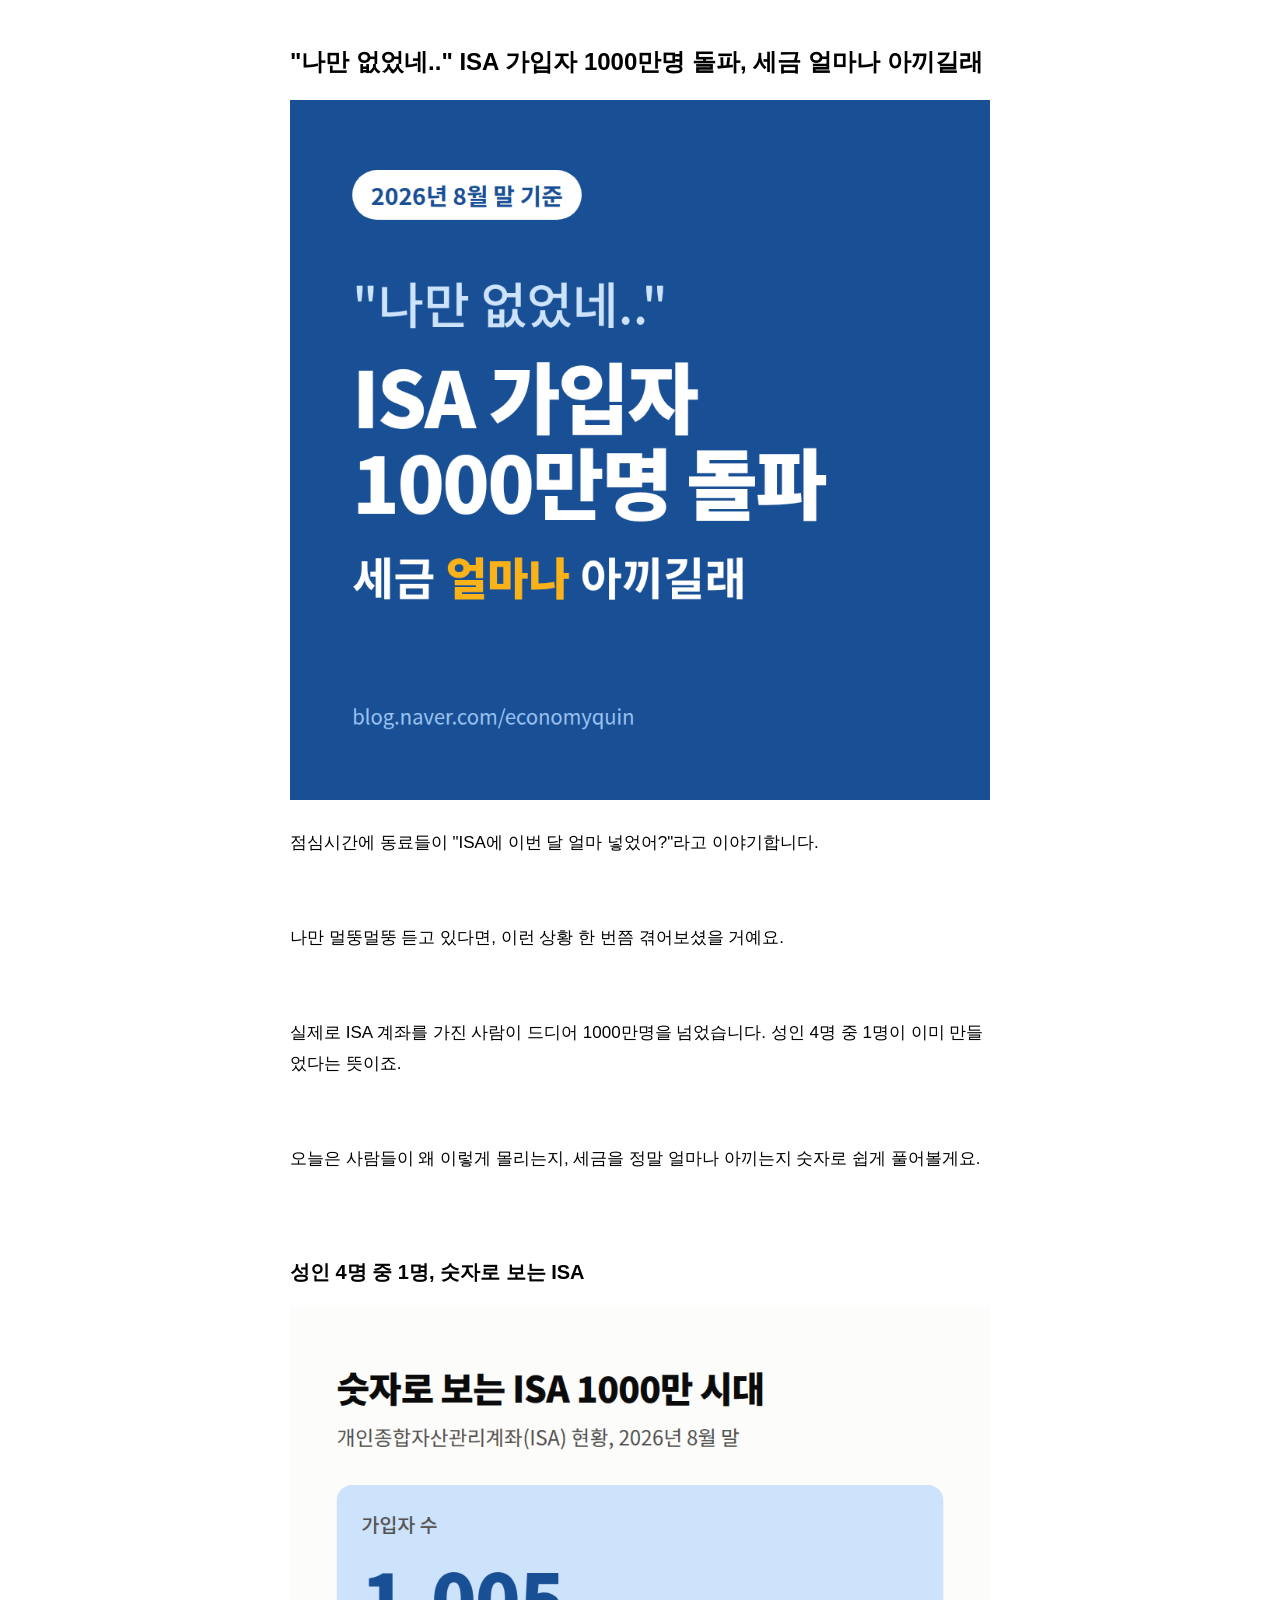
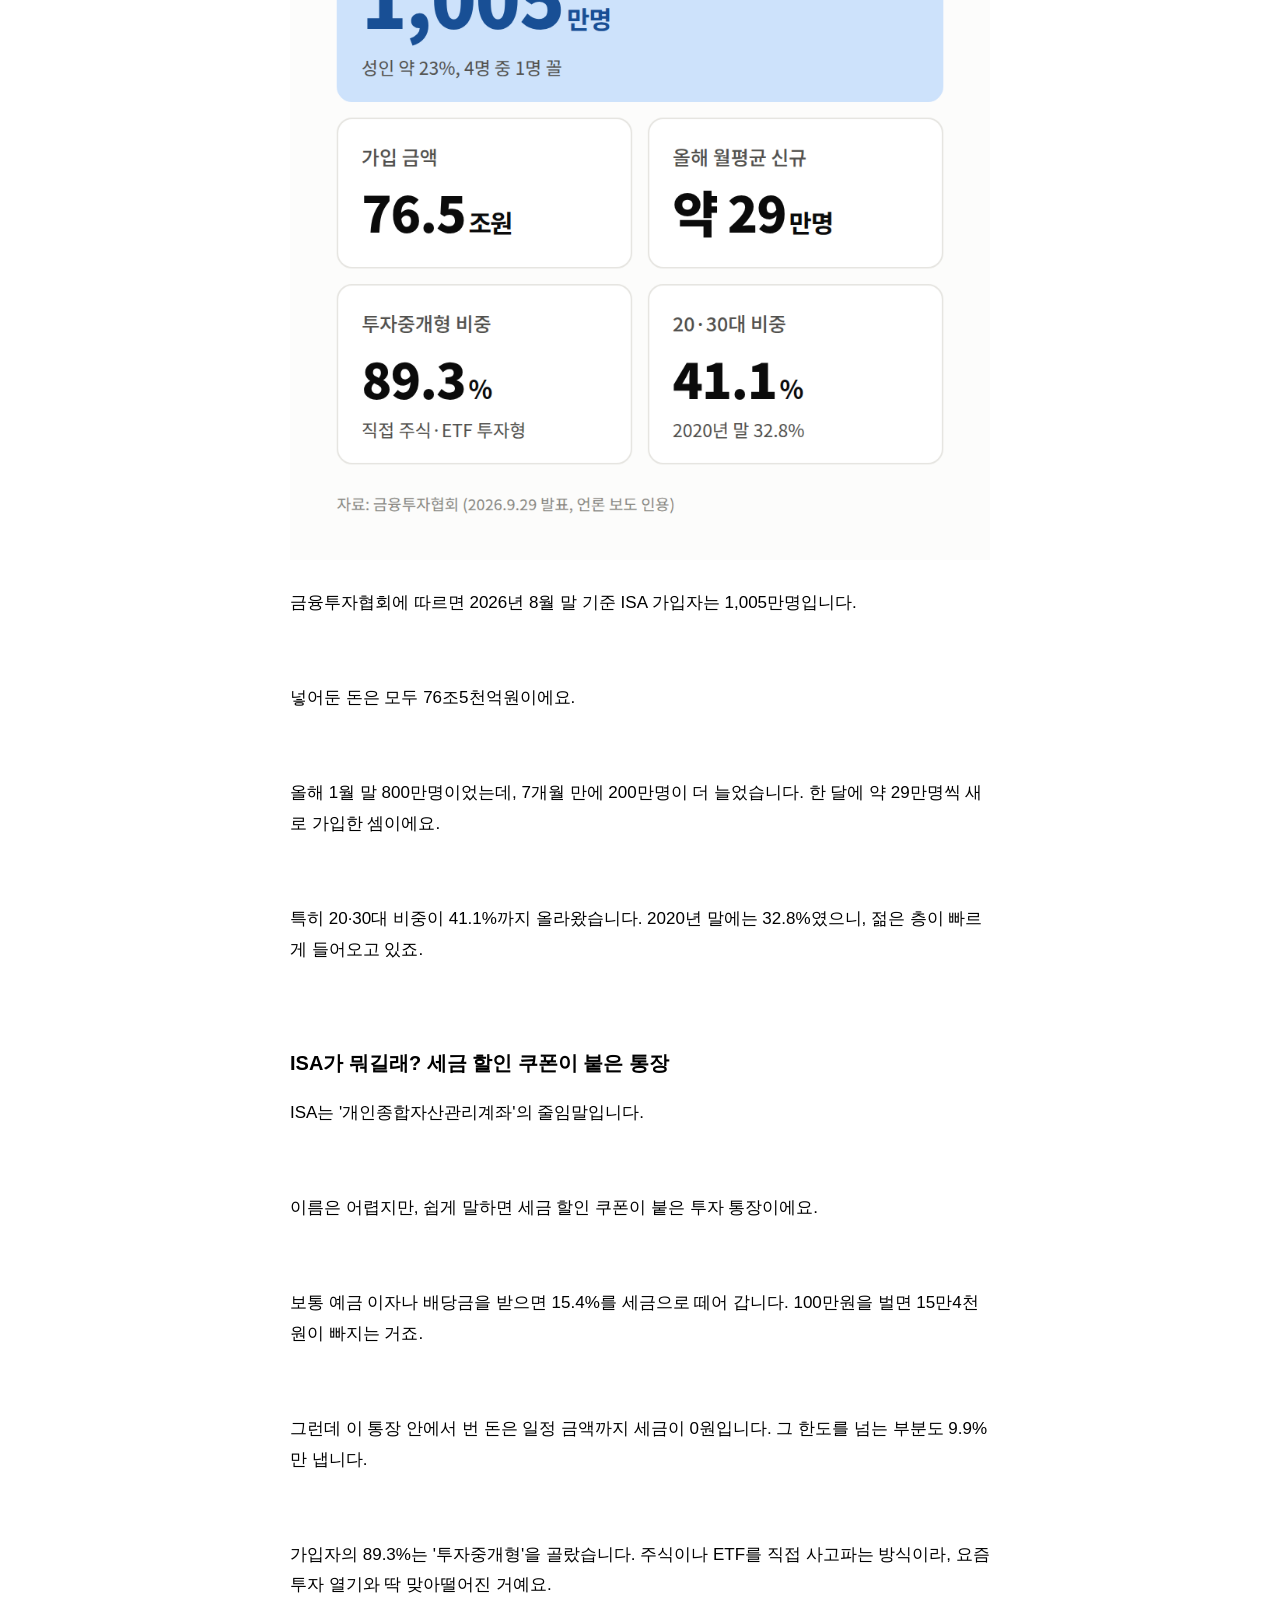
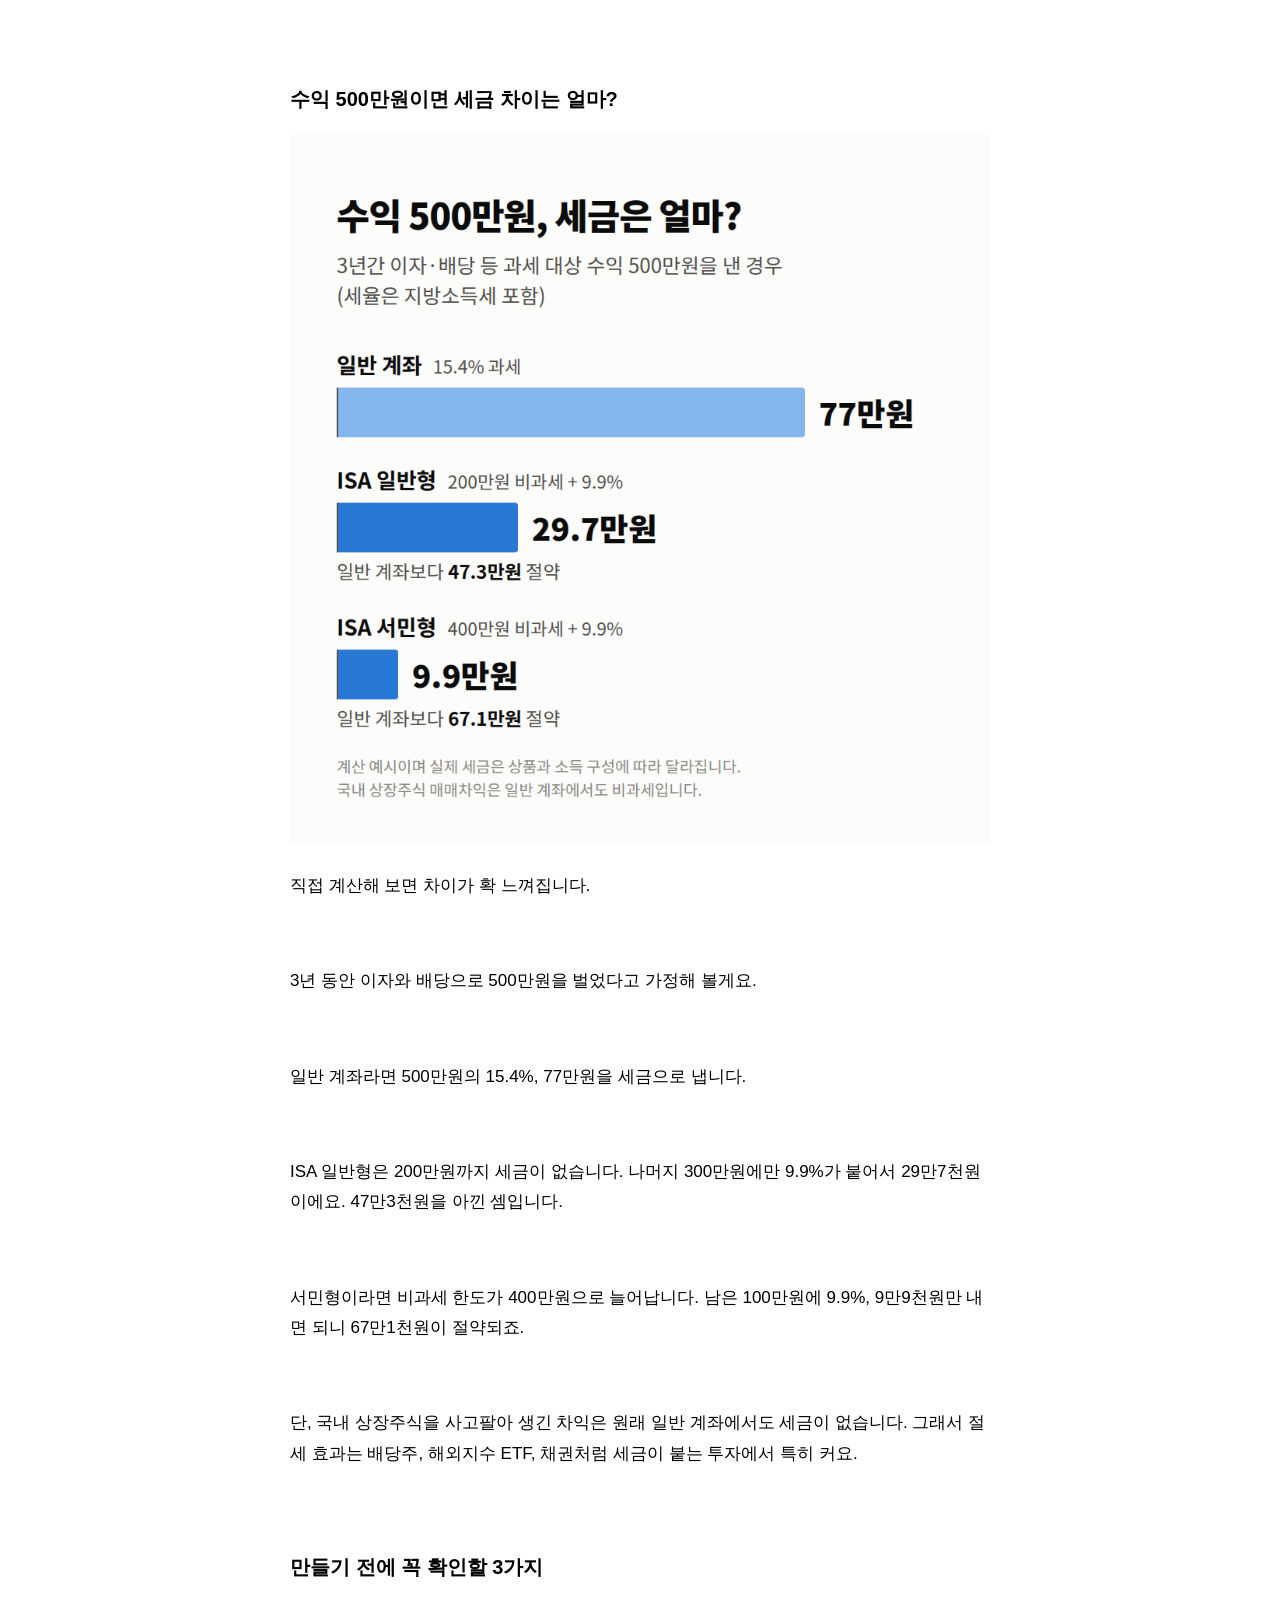
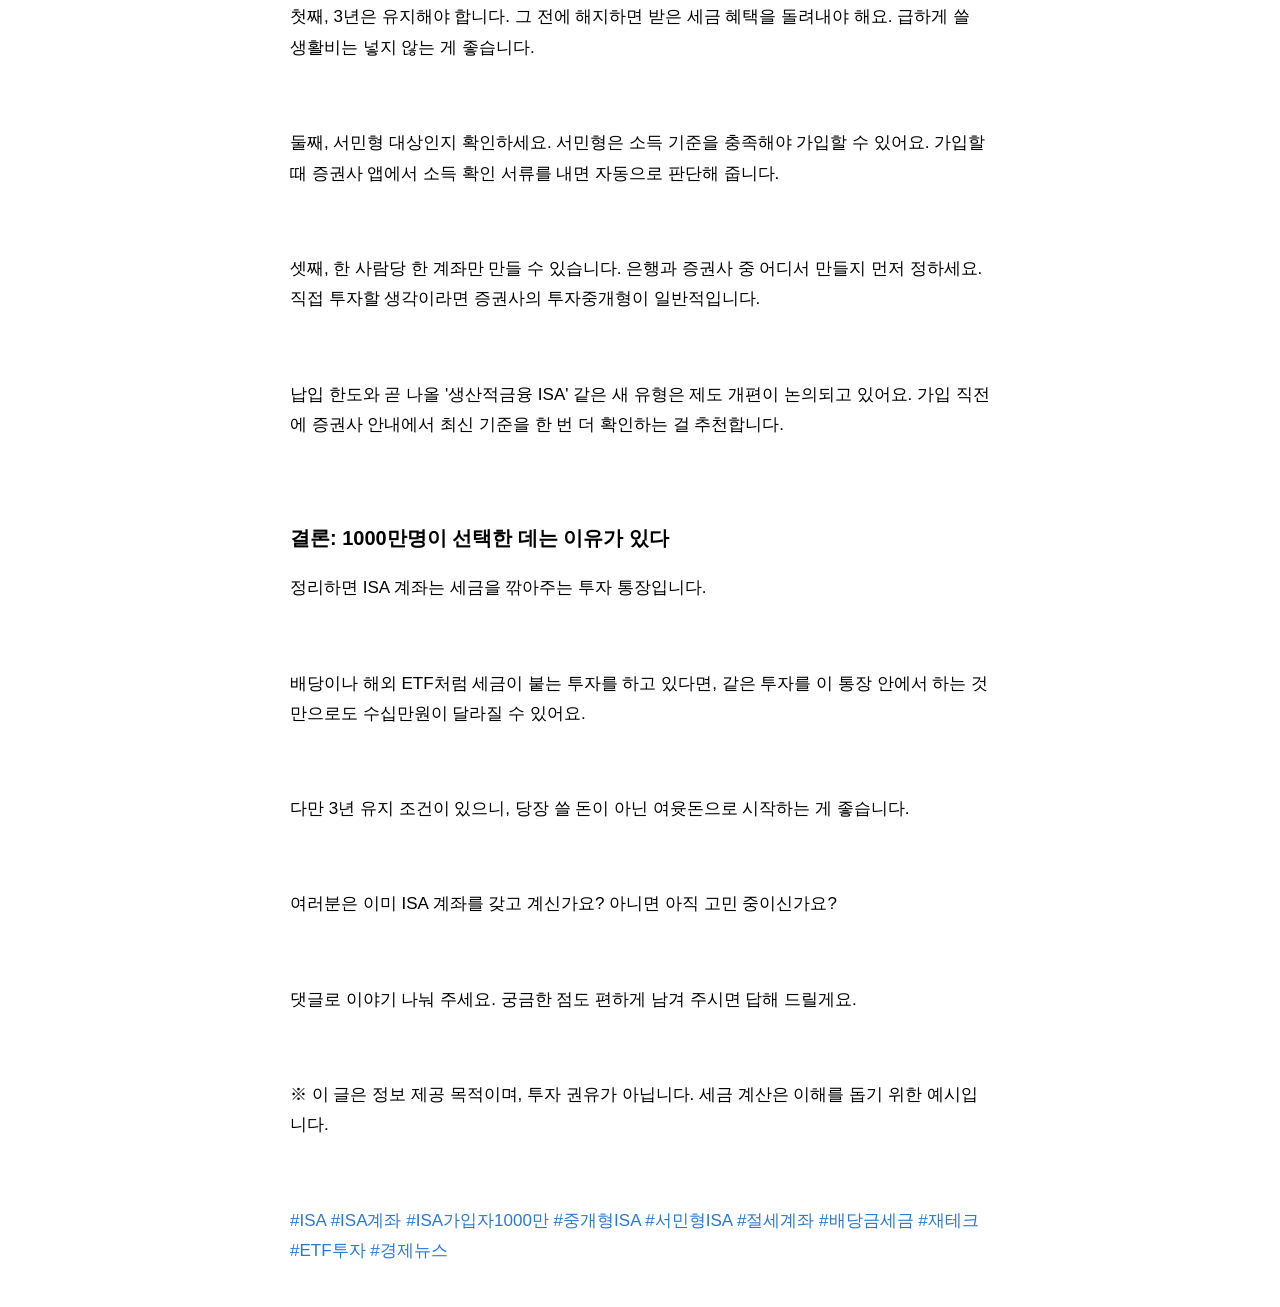
<file: blog_bot/posts/2026-09-30_isa/preview.html>
<!doctype html><html><head><meta charset="utf-8"><title>&quot;나만 없었네..&quot; ISA 가입자 1000만명 돌파, 세금 얼마나 아끼길래</title>
<style>body{max-width:700px;margin:40px auto;padding:0 16px;font-family:sans-serif;line-height:1.8;font-size:17px}
h1{font-size:24px}h2{font-size:20px;margin-top:32px}.tags{color:#2a78d6}</style></head><body>
<h1>&quot;나만 없었네..&quot; ISA 가입자 1000만명 돌파, 세금 얼마나 아끼길래</h1>
<p><img src="images/thumb.png" style="max-width:100%"></p><p>점심시간에 동료들이 &quot;ISA에 이번 달 얼마 넣었어?&quot;라고 이야기합니다.</p><p><br></p><p>나만 멀뚱멀뚱 듣고 있다면, 이런 상황 한 번쯤 겪어보셨을 거예요.</p><p><br></p><p>실제로 ISA 계좌를 가진 사람이 드디어 1000만명을 넘었습니다. 성인 4명 중 1명이 이미 만들었다는 뜻이죠.</p><p><br></p><p>오늘은 사람들이 왜 이렇게 몰리는지, 세금을 정말 얼마나 아끼는지 숫자로 쉽게 풀어볼게요.</p><p><br></p><h2>성인 4명 중 1명, 숫자로 보는 ISA</h2><p><img src="images/stats.png" style="max-width:100%"></p><p>금융투자협회에 따르면 2026년 8월 말 기준 ISA 가입자는 1,005만명입니다.</p><p><br></p><p>넣어둔 돈은 모두 76조5천억원이에요.</p><p><br></p><p>올해 1월 말 800만명이었는데, 7개월 만에 200만명이 더 늘었습니다. 한 달에 약 29만명씩 새로 가입한 셈이에요.</p><p><br></p><p>특히 20·30대 비중이 41.1%까지 올라왔습니다. 2020년 말에는 32.8%였으니, 젊은 층이 빠르게 들어오고 있죠.</p><p><br></p><h2>ISA가 뭐길래? 세금 할인 쿠폰이 붙은 통장</h2><p>ISA는 &#x27;개인종합자산관리계좌&#x27;의 줄임말입니다.</p><p><br></p><p>이름은 어렵지만, 쉽게 말하면 세금 할인 쿠폰이 붙은 투자 통장이에요.</p><p><br></p><p>보통 예금 이자나 배당금을 받으면 15.4%를 세금으로 떼어 갑니다. 100만원을 벌면 15만4천원이 빠지는 거죠.</p><p><br></p><p>그런데 이 통장 안에서 번 돈은 일정 금액까지 세금이 0원입니다. 그 한도를 넘는 부분도 9.9%만 냅니다.</p><p><br></p><p>가입자의 89.3%는 &#x27;투자중개형&#x27;을 골랐습니다. 주식이나 ETF를 직접 사고파는 방식이라, 요즘 투자 열기와 딱 맞아떨어진 거예요.</p><p><br></p><h2>수익 500만원이면 세금 차이는 얼마?</h2><p><img src="images/tax.png" style="max-width:100%"></p><p>직접 계산해 보면 차이가 확 느껴집니다.</p><p><br></p><p>3년 동안 이자와 배당으로 500만원을 벌었다고 가정해 볼게요.</p><p><br></p><p>일반 계좌라면 500만원의 15.4%, 77만원을 세금으로 냅니다.</p><p><br></p><p>ISA 일반형은 200만원까지 세금이 없습니다. 나머지 300만원에만 9.9%가 붙어서 29만7천원이에요. 47만3천원을 아낀 셈입니다.</p><p><br></p><p>서민형이라면 비과세 한도가 400만원으로 늘어납니다. 남은 100만원에 9.9%, 9만9천원만 내면 되니 67만1천원이 절약되죠.</p><p><br></p><p>단, 국내 상장주식을 사고팔아 생긴 차익은 원래 일반 계좌에서도 세금이 없습니다. 그래서 절세 효과는 배당주, 해외지수 ETF, 채권처럼 세금이 붙는 투자에서 특히 커요.</p><p><br></p><h2>만들기 전에 꼭 확인할 3가지</h2><p>첫째, 3년은 유지해야 합니다. 그 전에 해지하면 받은 세금 혜택을 돌려내야 해요. 급하게 쓸 생활비는 넣지 않는 게 좋습니다.</p><p><br></p><p>둘째, 서민형 대상인지 확인하세요. 서민형은 소득 기준을 충족해야 가입할 수 있어요. 가입할 때 증권사 앱에서 소득 확인 서류를 내면 자동으로 판단해 줍니다.</p><p><br></p><p>셋째, 한 사람당 한 계좌만 만들 수 있습니다. 은행과 증권사 중 어디서 만들지 먼저 정하세요. 직접 투자할 생각이라면 증권사의 투자중개형이 일반적입니다.</p><p><br></p><p>납입 한도와 곧 나올 &#x27;생산적금융 ISA&#x27; 같은 새 유형은 제도 개편이 논의되고 있어요. 가입 직전에 증권사 안내에서 최신 기준을 한 번 더 확인하는 걸 추천합니다.</p><p><br></p><h2>결론: 1000만명이 선택한 데는 이유가 있다</h2><p>정리하면 ISA 계좌는 세금을 깎아주는 투자 통장입니다.</p><p><br></p><p>배당이나 해외 ETF처럼 세금이 붙는 투자를 하고 있다면, 같은 투자를 이 통장 안에서 하는 것만으로도 수십만원이 달라질 수 있어요.</p><p><br></p><p>다만 3년 유지 조건이 있으니, 당장 쓸 돈이 아닌 여윳돈으로 시작하는 게 좋습니다.</p><p><br></p><p>여러분은 이미 ISA 계좌를 갖고 계신가요? 아니면 아직 고민 중이신가요?</p><p><br></p><p>댓글로 이야기 나눠 주세요. 궁금한 점도 편하게 남겨 주시면 답해 드릴게요.</p><p><br></p><p>※ 이 글은 정보 제공 목적이며, 투자 권유가 아닙니다. 세금 계산은 이해를 돕기 위한 예시입니다.</p><p><br></p>
<p class="tags">#ISA #ISA계좌 #ISA가입자1000만 #중개형ISA #서민형ISA #절세계좌 #배당금세금 #재테크 #ETF투자 #경제뉴스</p>
</body></html>
</file>
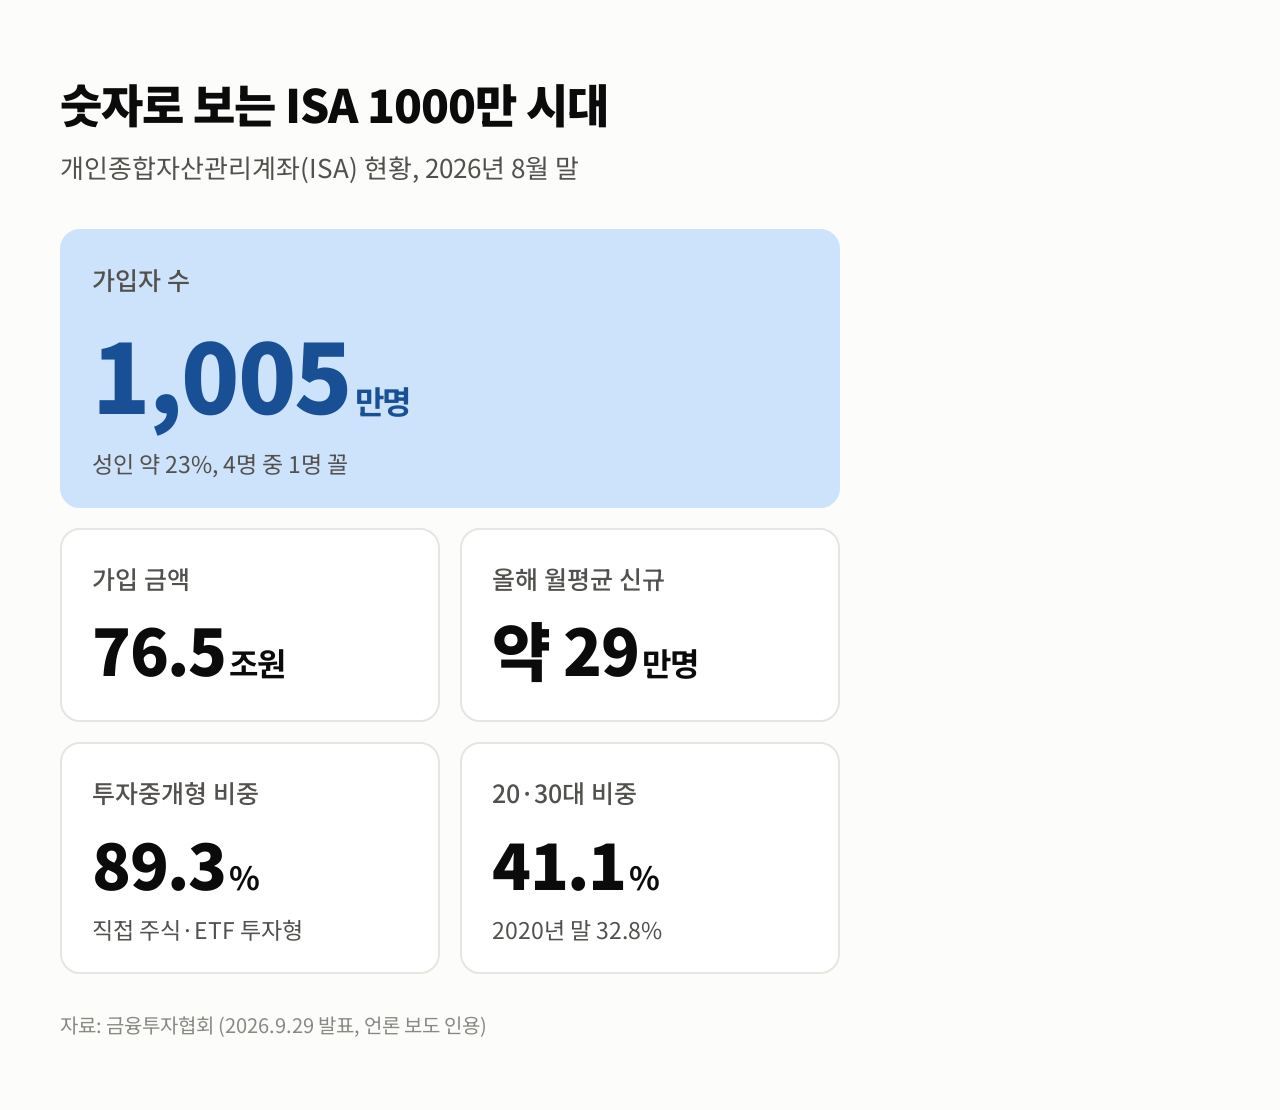
<file: blog_bot/posts/2026-09-30_isa/src/stats.html>
<!doctype html><html><head><meta charset="utf-8"><link rel="stylesheet" href="base.css"><style>
body{padding:70px 60px}
h1{font-size:46px;font-weight:900;letter-spacing:-1px}
.lead{font-size:26px;color:var(--ink2);margin-top:12px}
.grid{display:grid;grid-template-columns:1fr 1fr;gap:20px;margin:44px 0 36px}
.tile{border:2px solid var(--line);border-radius:20px;padding:30px 30px 26px;background:#fff}
.tile.hero{grid-column:1/3;background:var(--blue-light);border-color:var(--blue-light)}
.label{font-size:25px;color:var(--ink2);font-weight:500}
.num{font-size:64px;font-weight:900;margin-top:6px;letter-spacing:-1.5px;color:var(--ink)}
.hero .num{font-size:96px;color:var(--blue-dark)}
.num small{font-size:32px;font-weight:700;margin-left:4px}
.note{font-size:23px;color:var(--ink2);margin-top:4px}
</style></head><body>
<h1>숫자로 보는 ISA 1000만 시대</h1>
<div class="lead">개인종합자산관리계좌(ISA) 현황, 2026년 8월 말</div>
<div class="grid">
<div class="tile hero"><div class="label">가입자 수</div><div class="num">1,005<small>만명</small></div><div class="note">성인 약 23%, 4명 중 1명 꼴</div></div>
<div class="tile"><div class="label">가입 금액</div><div class="num">76.5<small>조원</small></div></div>
<div class="tile"><div class="label">올해 월평균 신규</div><div class="num">약 29<small>만명</small></div></div>
<div class="tile"><div class="label">투자중개형 비중</div><div class="num">89.3<small>%</small></div><div class="note">직접 주식·ETF 투자형</div></div>
<div class="tile"><div class="label">20·30대 비중</div><div class="num">41.1<small>%</small></div><div class="note">2020년 말 32.8%</div></div>
</div>
<div class="foot">자료: 금융투자협회 (2026.9.29 발표, 언론 보도 인용)</div>
</body></html>
</file>
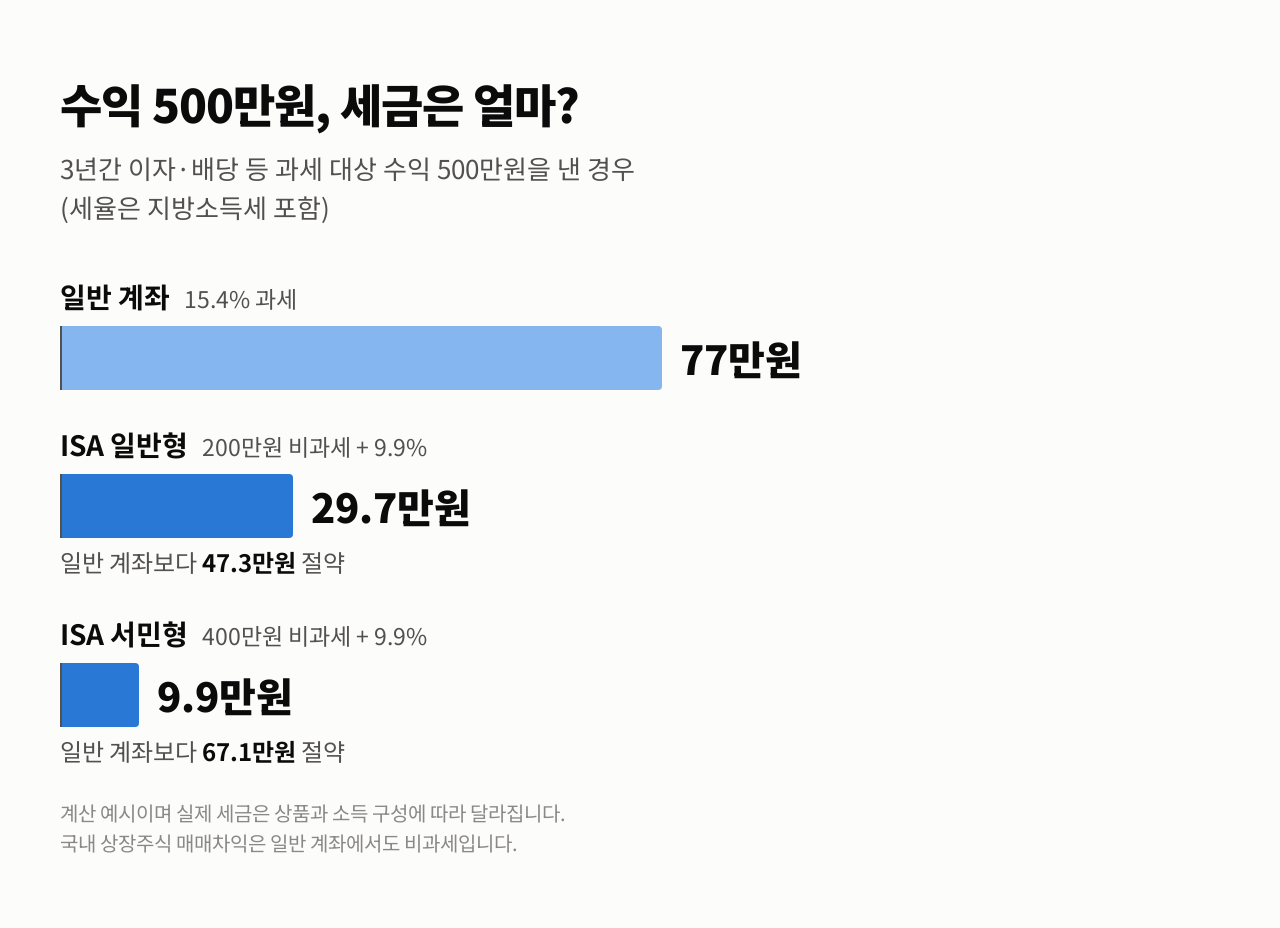
<file: blog_bot/posts/2026-09-30_isa/src/tax.html>
<!doctype html><html><head><meta charset="utf-8"><link rel="stylesheet" href="base.css"><style>
body{padding:70px 60px}
h1{font-size:46px;font-weight:900;letter-spacing:-1px}
.lead{font-size:26px;color:var(--ink2);margin-top:12px;line-height:1.5}
.chart{margin:50px 0 30px;display:flex;flex-direction:column;gap:34px}
.row .name{font-size:28px;font-weight:700;margin-bottom:10px}
.row .name span{font-weight:400;color:var(--ink2);font-size:23px;margin-left:8px}
.track{display:flex;align-items:center;gap:18px;border-left:2px solid var(--ink2);padding-left:0}
.bar{height:64px;background:var(--blue);border-radius:0 4px 4px 0}
.bar.base{background:#86b6ef}
.val{font-size:40px;font-weight:900;white-space:nowrap}
.save{margin-top:6px;font-size:24px;color:var(--ink2)}
.save b{color:var(--ink)}
</style></head><body>
<h1>수익 500만원, 세금은 얼마?</h1>
<div class="lead">3년간 이자·배당 등 과세 대상 수익 500만원을 낸 경우<br>(세율은 지방소득세 포함)</div>
<div class="chart">
<div class="row"><div class="name">일반 계좌 <span>15.4% 과세</span></div>
<div class="track"><div class="bar base" style="width:600px"></div><div class="val">77만원</div></div></div>
<div class="row"><div class="name">ISA 일반형 <span>200만원 비과세 + 9.9%</span></div>
<div class="track"><div class="bar" style="width:231px"></div><div class="val">29.7만원</div></div>
<div class="save">일반 계좌보다 <b>47.3만원</b> 절약</div></div>
<div class="row"><div class="name">ISA 서민형 <span>400만원 비과세 + 9.9%</span></div>
<div class="track"><div class="bar" style="width:77px"></div><div class="val">9.9만원</div></div>
<div class="save">일반 계좌보다 <b>67.1만원</b> 절약</div></div>
</div>
<div class="foot">계산 예시이며 실제 세금은 상품과 소득 구성에 따라 달라집니다.<br>국내 상장주식 매매차익은 일반 계좌에서도 비과세입니다.</div>
</body></html>
</file>
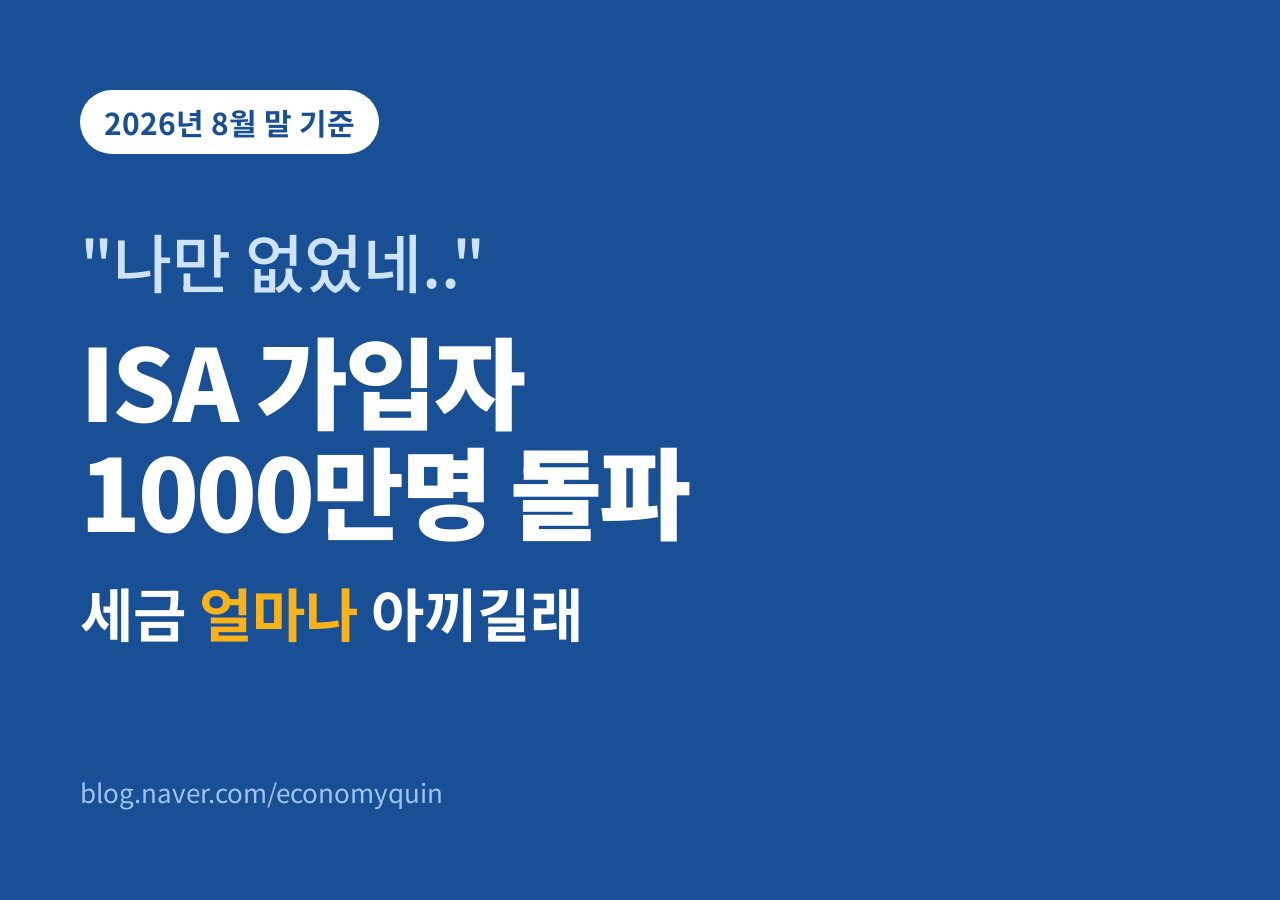
<file: blog_bot/posts/2026-09-30_isa/src/thumb.html>
<!doctype html><html><head><meta charset="utf-8"><link rel="stylesheet" href="base.css"><style>
body{height:900px;overflow:hidden;background:var(--blue-dark);color:#fff;padding:90px 80px;display:flex;flex-direction:column;justify-content:space-between}
.tag{display:inline-block;background:#fff;color:var(--blue-dark);font-weight:700;font-size:30px;padding:10px 24px;border-radius:40px}
.quote{font-size:64px;font-weight:500;margin-top:60px;color:#cde2fb}
.big{font-size:100px;font-weight:900;line-height:1.1;margin-top:18px;letter-spacing:-3px}
.sub{font-size:58px;font-weight:700;margin-top:26px}
.sub b{color:#fab219}
.brand{font-size:26px;color:#9ec5f4}
</style></head><body>
<div><span class="tag">2026년 8월 말 기준</span>
<div class="quote">"나만 없었네.."</div>
<div class="big">ISA 가입자<br>1000만명 돌파</div>
<div class="sub">세금 <b>얼마나</b> 아끼길래</div></div>
<div class="brand">blog.naver.com/economyquin</div>
</body></html>
</file>
<file: blog_bot/posts/2026-09-30_isa/src/base.css>
@font-face{font-family:'Noto Sans KR';font-weight:400;src:url(../../../assets/fonts/korean-400.woff2) format('woff2');}
@font-face{font-family:'Noto Sans KR';font-weight:400;src:url(../../../assets/fonts/latin-400.woff2) format('woff2');unicode-range:U+0000-00FF,U+2000-206F,U+20A9;}
@font-face{font-family:'Noto Sans KR';font-weight:500;src:url(../../../assets/fonts/korean-500.woff2) format('woff2');}
@font-face{font-family:'Noto Sans KR';font-weight:500;src:url(../../../assets/fonts/latin-500.woff2) format('woff2');unicode-range:U+0000-00FF,U+2000-206F,U+20A9;}
@font-face{font-family:'Noto Sans KR';font-weight:700;src:url(../../../assets/fonts/korean-700.woff2) format('woff2');}
@font-face{font-family:'Noto Sans KR';font-weight:700;src:url(../../../assets/fonts/latin-700.woff2) format('woff2');unicode-range:U+0000-00FF,U+2000-206F,U+20A9;}
@font-face{font-family:'Noto Sans KR';font-weight:900;src:url(../../../assets/fonts/korean-900.woff2) format('woff2');}
@font-face{font-family:'Noto Sans KR';font-weight:900;src:url(../../../assets/fonts/latin-900.woff2) format('woff2');unicode-range:U+0000-00FF,U+2000-206F,U+20A9;}
:root{--surface:#fcfcfb;--ink:#0b0b0b;--ink2:#52514e;--muted:#8a8984;--blue:#2a78d6;--blue-dark:#184f95;--blue-light:#cde2fb;--line:#e6e5e1}
*{box-sizing:border-box;margin:0;padding:0}
body{background:var(--surface);color:var(--ink);font-family:'Noto Sans KR',sans-serif;width:900px}
.foot{font-size:20px;color:var(--muted);line-height:1.5}
</file>
